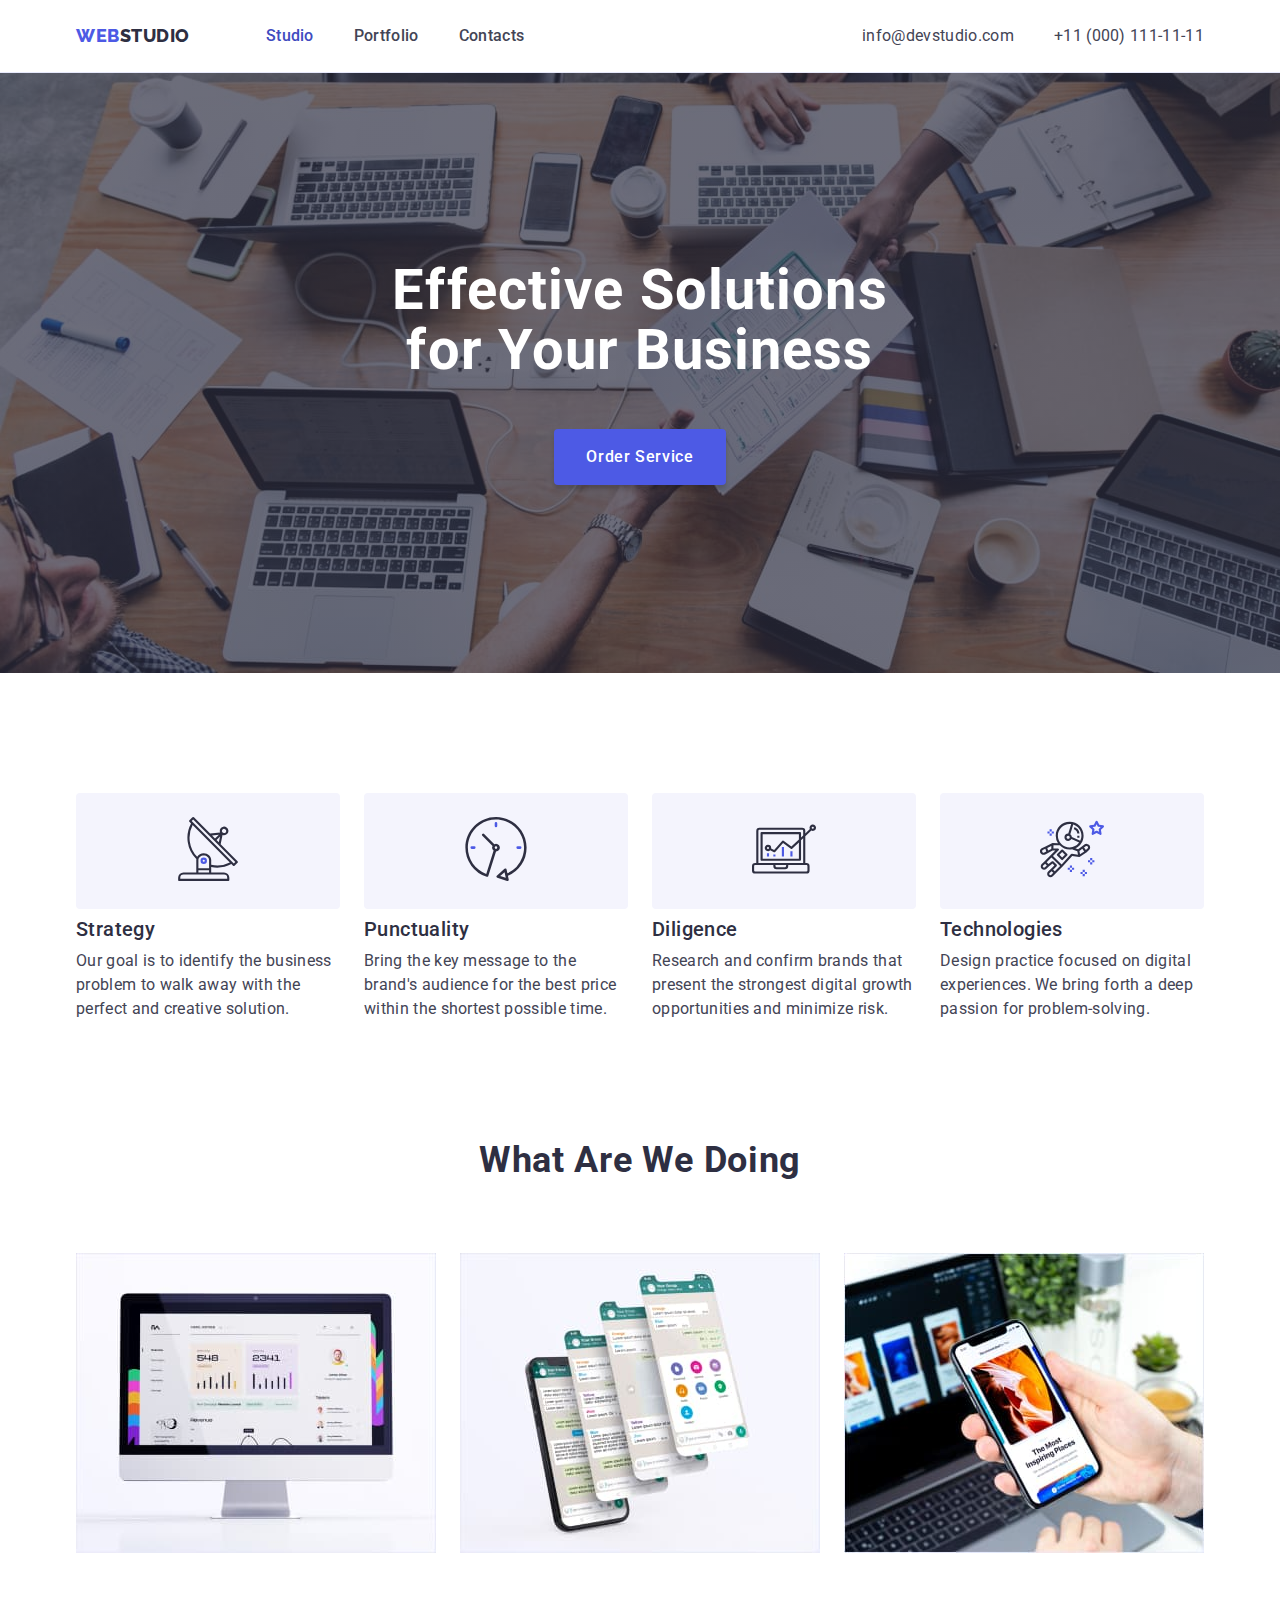
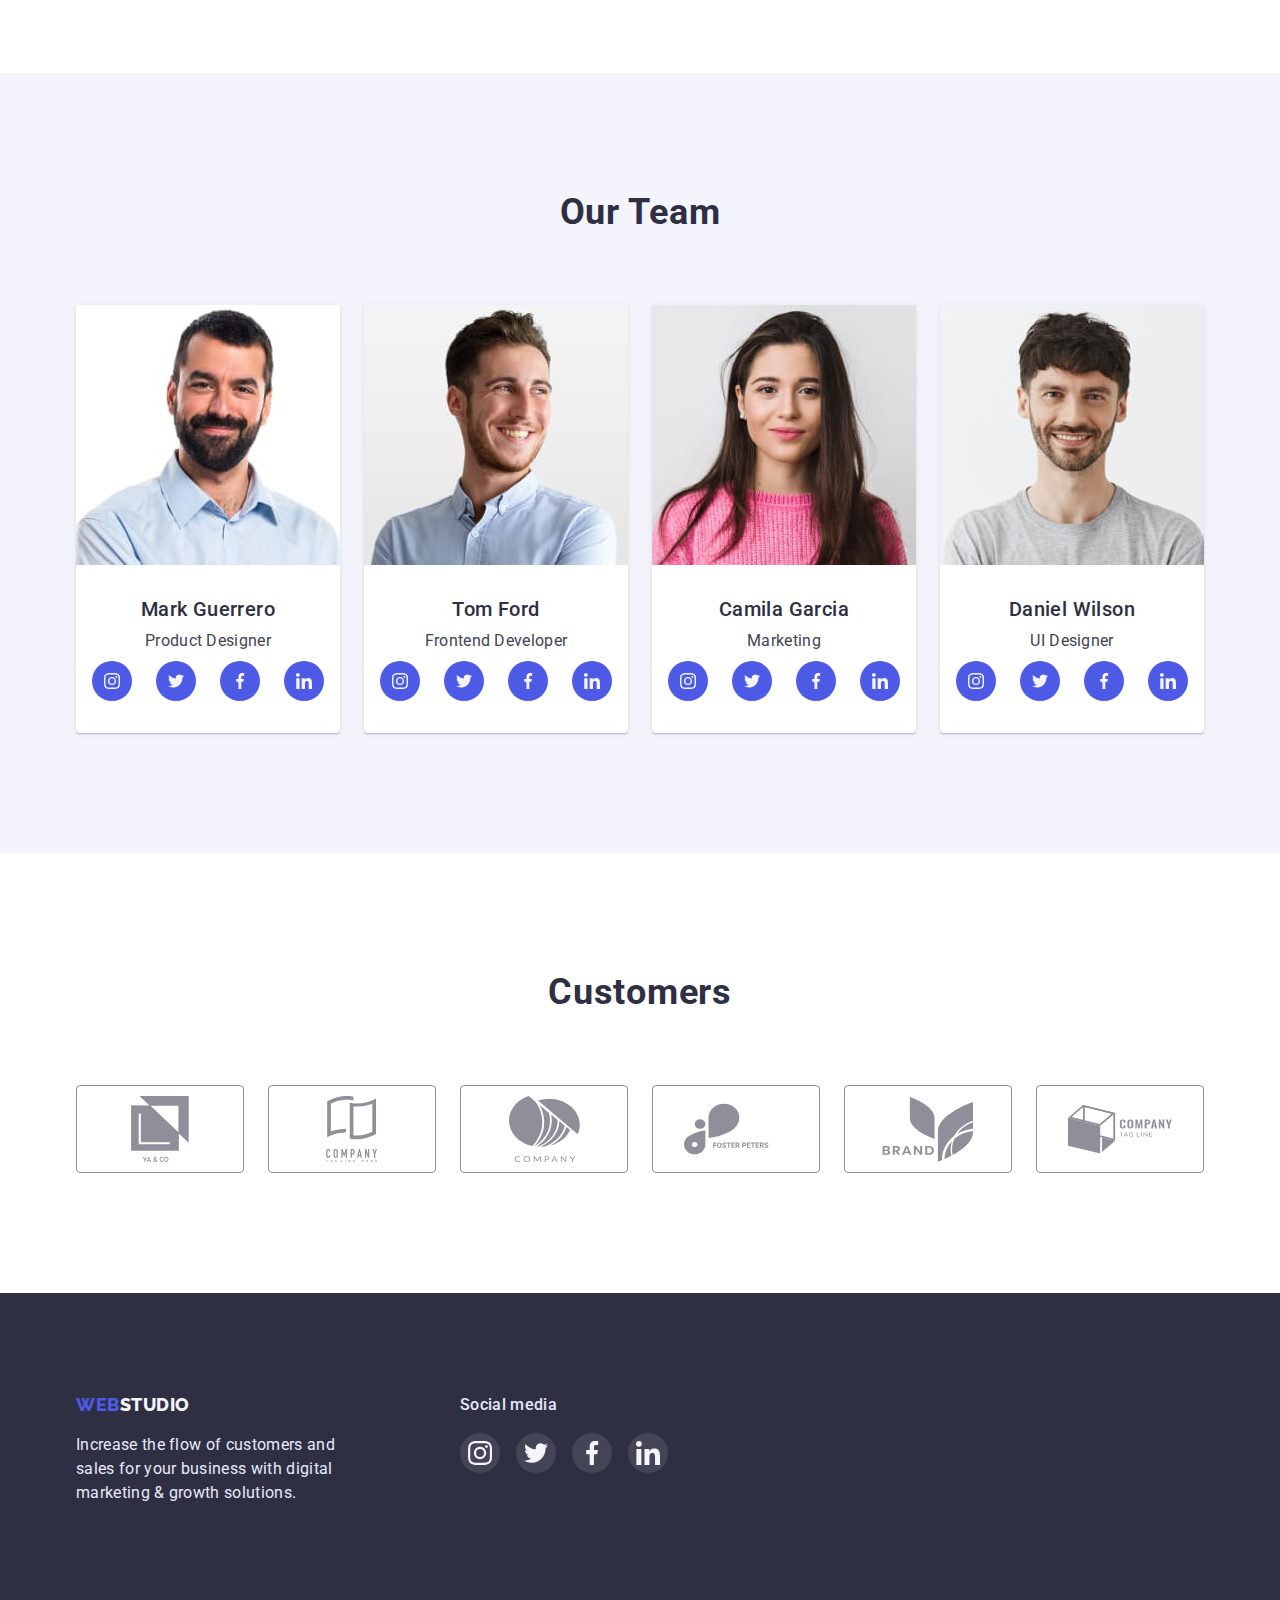
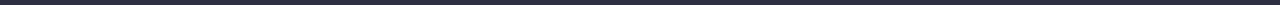
<file: index.html>
<!DOCTYPE html>
<html lang="en">
  <head>
    <meta charset="UTF-8" />
    <meta http-equiv="X-UA-Compatible" content="IE=edge" />
    <meta name="viewport" content="width=device-width, initial-scale=1.0" />
    <title>Studio</title>

    <!-- Fonts -->
    <link rel="preconnect" href="https://fonts.googleapis.com" />
    <link rel="preconnect" href="https://fonts.gstatic.com" crossorigin />
    <link
      href="https://fonts.googleapis.com/css2?family=Raleway:wght@800&family=Roboto:wght@400;500;700;900&display=swap"
      rel="stylesheet"
    />

    <!-- Modern Normalize -->
    <link
      rel="stylesheet"
      href="https://cdn.jsdelivr.net/npm/modern-normalize@1.1.0/modern-normalize.min.css"
    />

    <!-- Custome styles -->
    <link rel="stylesheet" href="./css/styles.css" />
  </head>
  <body>
    <!-- Header -->
    <header class="header">
      <div class="container container-header">
        <nav class="page-nav">
          <a class="logo link" href="index.html">Web<span class="logo-dark">Studio</span></a>
          <ul class="menu list">
            <li class="menu-item">
              <a class="menu-link link current" href="index.html">Studio</a>
            </li>
            <li class="menu-item">
              <a class="menu-link link" href="./portfolio.html">Portfolio</a>
            </li>
            <li class="menu-item">
              <a class="menu-link link" href="">Contacts</a>
            </li>
          </ul>
        </nav>
        <ul class="contact">
          <li class="contact-item">
            <a class="contact-item link" href="mailto:info@devstudio.com">info@devstudio.com</a>
          </li>
          <li class="contact-item">
            <a class="contact-item link" href="tel:+110001111111">+11 (000) 111-11-11</a>
          </li>
        </ul>
      </div>
    </header>
    <main>
      <!--HERO-->
      <section class="hero">
        <div class="container">
          <h1 class="hero-title">Effective Solutions for Your Business</h1>
          <button class="modal-btn" type="button">Order Service</button>
        </div>
      </section>

      <!-- Feature -->
      <section>
        <div class="container">
          <h2 class="title visually-hidden">we are your best choice</h2>
          <ul class="list-feature">
            <li class="title-list">
              <div class="icon-bg">
                <svg class="feature-icon" width="64" height="64">
                  <use href="./images/icons.svg#antenna"></use>
                </svg>
              </div>

              <h3 class="subtitle">Strategy</h3>
              <p class="desc">
                Our goal is to identify the business problem to walk away with the perfect and
                creative solution.
              </p>
            </li>
            <li class="title-list">
              <div class="icon-bg">
                <svg class="feature-icon" width="64" height="64">
                  <use href="./images/icons.svg#clock"></use>
                </svg>
              </div>
              <h3 class="subtitle">Punctuality</h3>
              <p class="desc">
                Bring the key message to the brand's audience for the best price within the shortest
                possible time.
              </p>
            </li>
            <li class="title-list">
              <div class="icon-bg">
                <svg class="feature-icon" width="64" height="64">
                  <use href="./images/icons.svg#diagram"></use>
                </svg>
              </div>
              <h3 class="subtitle">Diligence</h3>
              <p class="desc">
                Research and confirm brands that present the strongest digital growth opportunities
                and minimize risk.
              </p>
            </li>
            <li class="title-list">
              <div class="icon-bg">
                <svg class="feature-icon" width="64" height="64">
                  <use href="./images/icons.svg#astronaut"></use>
                </svg>
              </div>
              <h3 class="subtitle">Technologies</h3>
              <p class="desc">
                Design practice focused on digital experiences. We bring forth a deep passion for
                problem-solving.
              </p>
            </li>
          </ul>
        </div>
      </section>

      <!-- what are we doing -->
      <section class="work">
        <div class="container">
          <h2 class="title-work title">What are we doing</h2>
          <ul class="list-work">
            <li>
              <img src="./images/img_1.jpg" alt="computer" width="360" height="300" />
            </li>
            <li>
              <img src="./images/img_2.jpg" alt="applications" width="360" height="300" />
            </li>
            <li>
              <img src="./images/img_3.jpg" alt="phone" width="360" height="300" />
            </li>
          </ul>
        </div>
      </section>

      <!-- Team -->
      <section class="team">
        <div class="container">
          <h2 class="section-title title">Our Team</h2>
          <ul class="list-team">
            <li class="item-team">
              <img src="./images/team_1.jpg" alt="Mark Guerrero" width="264" height="260" />
              <div class="container-team-desc">
                <h3 class="subtitle subtitle-team">Mark Guerrero</h3>
                <p class="desc name-team">Product Designer</p>
                <ul class="socials list">
                  <li class="socials-item">
                    <a
                      class="socials-link"
                      href="index.html"
                      aria-label="Instagram"
                      target="_blank"
                      rel="noopener nooreferrer"
                    >
                      <svg class="socials-icon" width="16" height="16">
                        <use href="./images/icons.svg#instagram"></use>
                      </svg>
                    </a>
                  </li>
                  <li class="socials-item">
                    <a
                      class="socials-link"
                      href="index.html"
                      aria-label="twitter"
                      target="_blank"
                      rel="noopener nooreferrer"
                    >
                      <svg class="socials-icon" width="16" height="16">
                        <use href="./images/icons.svg#twitter"></use>
                      </svg>
                    </a>
                  </li>
                  <li class="socials-item">
                    <a
                      class="socials-link"
                      href="index.html"
                      aria-label="facebook"
                      target="_blank"
                      rel="noopener nooreferrer"
                    >
                      <svg class="socials-icon" width="16" height="16">
                        <use href="./images/icons.svg#facebook"></use>
                      </svg>
                    </a>
                  </li>
                  <li class="socials-item">
                    <a
                      class="socials-link"
                      href="index.html"
                      aria-label="linkedin"
                      target="_blank"
                      rel="noopener nooreferrer"
                    >
                      <svg class="socials-icon" width="16" height="16">
                        <use href="./images/icons.svg#linkedin"></use>
                      </svg>
                    </a>
                  </li>
                </ul>
              </div>
            </li>
            <li class="item-team">
              <img src="./images/team_2.jpg" alt="Tom Ford" width="264" height="260" />
              <div class="container-team-desc">
                <h3 class="subtitle subtitle-team">Tom Ford</h3>
                <p class="desc name-team">Frontend Developer</p>
                <ul class="socials list">
                  <li class="socials-item">
                    <a
                      class="socials-link"
                      href="index.html"
                      aria-label="Instagram"
                      target="_blank"
                      rel="noopener nooreferrer"
                    >
                      <svg class="socials-icon" width="16" height="16">
                        <use href="./images/icons.svg#instagram"></use>
                      </svg>
                    </a>
                  </li>
                  <li class="socials-item">
                    <a
                      class="socials-link"
                      href="index.html"
                      aria-label="twitter"
                      target="_blank"
                      rel="noopener nooreferrer"
                    >
                      <svg class="socials-icon" width="16" height="16">
                        <use href="./images/icons.svg#twitter"></use>
                      </svg>
                    </a>
                  </li>
                  <li class="socials-item">
                    <a
                      class="socials-link"
                      href="index.html"
                      aria-label="facebook"
                      target="_blank"
                      rel="noopener nooreferrer"
                    >
                      <svg class="socials-icon" width="16" height="16">
                        <use href="./images/icons.svg#facebook"></use>
                      </svg>
                    </a>
                  </li>
                  <li class="socials-item">
                    <a
                      class="socials-link"
                      href="index.html"
                      aria-label="linkedin"
                      target="_blank"
                      rel="noopener nooreferrer"
                    >
                      <svg class="socials-icon" width="16" height="16">
                        <use href="./images/icons.svg#linkedin"></use>
                      </svg>
                    </a>
                  </li>
                </ul>
              </div>
            </li>
            <li class="item-team">
              <img src="./images/team_3.jpg" alt="Camila Garcia" width="264" height="260" />
              <div class="container-team-desc">
                <h3 class="subtitle subtitle-team">Camila Garcia</h3>
                <p class="desc name-team">Marketing</p>
                <ul class="socials list">
                  <li class="socials-item">
                    <a
                      class="socials-link"
                      href="index.html"
                      aria-label="Instagram"
                      target="_blank"
                      rel="noopener nooreferrer"
                    >
                      <svg class="socials-icon" width="16" height="16">
                        <use href="./images/icons.svg#instagram"></use>
                      </svg>
                    </a>
                  </li>
                  <li class="socials-item">
                    <a
                      class="socials-link"
                      href="index.html"
                      aria-label="twitter"
                      target="_blank"
                      rel="noopener nooreferrer"
                    >
                      <svg class="socials-icon" width="16" height="16">
                        <use href="./images/icons.svg#twitter"></use>
                      </svg>
                    </a>
                  </li>
                  <li class="socials-item">
                    <a
                      class="socials-link"
                      href="index.html"
                      aria-label="facebook"
                      target="_blank"
                      rel="noopener nooreferrer"
                    >
                      <svg class="socials-icon" width="16" height="16">
                        <use href="./images/icons.svg#facebook"></use>
                      </svg>
                    </a>
                  </li>
                  <li class="socials-item">
                    <a
                      class="socials-link"
                      href="index.html"
                      aria-label="linkedin"
                      target="_blank"
                      rel="noopener nooreferrer"
                    >
                      <svg class="socials-icon" width="16" height="16">
                        <use href="./images/icons.svg#linkedin"></use>
                      </svg>
                    </a>
                  </li>
                </ul>
              </div>
            </li>
            <li class="item-team">
              <img src="./images/team_4.jpg" alt="Daniel Wilson" width="264" height="260" />
              <div class="container-team-desc">
                <h3 class="subtitle subtitle-team">Daniel Wilson</h3>
                <p class="desc name-team">UI Designer</p>
                <ul class="socials list">
                  <li class="socials-item">
                    <a
                      class="socials-link"
                      href="index.html"
                      aria-label="Instagram"
                      target="_blank"
                      rel="noopener nooreferrer"
                    >
                      <svg class="socials-icon" width="16" height="16">
                        <use href="./images/icons.svg#instagram"></use>
                      </svg>
                    </a>
                  </li>
                  <li class="socials-item">
                    <a
                      class="socials-link"
                      href="index.html"
                      aria-label="twitter"
                      target="_blank"
                      rel="noopener nooreferrer"
                    >
                      <svg class="socials-icon" width="16" height="16">
                        <use href="./images/icons.svg#twitter"></use>
                      </svg>
                    </a>
                  </li>
                  <li class="socials-item">
                    <a
                      class="socials-link"
                      href="index.html"
                      aria-label="facebook"
                      target="_blank"
                      rel="noopener nooreferrer"
                    >
                      <svg class="socials-icon" width="16" height="16">
                        <use href="./images/icons.svg#facebook"></use>
                      </svg>
                    </a>
                  </li>
                  <li class="socials-item">
                    <a
                      class="socials-link"
                      href="index.html"
                      aria-label="linkedin"
                      target="_blank"
                      rel="noopener nooreferrer"
                    >
                      <svg class="socials-icon" width="16" height="16">
                        <use href="./images/icons.svg#linkedin"></use>
                      </svg>
                    </a>
                  </li>
                </ul>
              </div>
            </li>
          </ul>
        </div>
      </section>
      <!-- Customers -->
      <section>
        <div class="container customers">
          <h2 class="section-title title">Customers</h2>
          <ul class="customers-list">
            <li class="customers-item">
              <a
                class="customers-link"
                href="index.html"
                aria-label="client"
                target="_blank"
                rel="noopener nooreferrer"
              >
                <svg class="customers-icon" width="104" height="66">
                  <use href="./images/icons.svg#client"></use>
                </svg>
              </a>
            </li>
            <li>
              <a
                class="customers-link"
                href="index.html"
                aria-label="client"
                target="_blank"
                rel="noopener nooreferrer"
              >
                <svg class="customers-icon" width="104" height="66">
                  <use href="./images/icons.svg#client-1"></use>
                </svg>
              </a>
            </li>
            <li>
              <a
                class="customers-link"
                href="index.html"
                aria-label="client"
                target="_blank"
                rel="noopener nooreferrer"
              >
                <svg class="customers-icon" width="104" height="66">
                  <use href="./images/icons.svg#client-2"></use>
                </svg>
              </a>
            </li>
            <li>
              <a
                class="customers-link"
                href="index.html"
                aria-label="client"
                target="_blank"
                rel="noopener nooreferrer"
              >
                <svg class="customers-icon" width="104" height="66">
                  <use href="./images/icons.svg#client-3"></use>
                </svg>
              </a>
            </li>
            <li>
              <a
                class="customers-link"
                href="index.html"
                aria-label="client"
                target="_blank"
                rel="noopener nooreferrer"
              >
                <svg class="customers-icon" width="104" height="66">
                  <use href="./images/icons.svg#client-4"></use>
                </svg>
              </a>
            </li>
            <li>
              <a
                class="customers-link"
                href="index.html"
                aria-label="client"
                target="_blank"
                rel="noopener nooreferrer"
              >
                <svg class="customers-icon" width="104" height="66">
                  <use href="./images/icons.svg#client-5"></use>
                </svg>
              </a>
            </li>
          </ul>
        </div>
      </section>
    </main>
    <!-- footer -->
    <footer class="footer">
      <div class="container-footer container">
        <div class="logo-footer">
          <a class="logo link" href="index.html">Web<span class="logo-light">Studio</span></a>
          <p class="footer-desc">
            Increase the flow of customers and sales for your business with digital marketing &
            growth solutions.
          </p>
        </div>
        <div class="social-media">
          <p class="footer-social-desc">Social media</p>
          <div class="">
            <ul class="footer-social">
              <li class="footer-socials-item">
                <a
                  class="footer-social-link"
                  href="index.html"
                  aria-label="Instagram"
                  target="_blank"
                  rel="noopener nooreferrer"
                >
                  <svg class="footer-socials-icon" width="24" height="24">
                    <use href="./images/icons.svg#instagram"></use>
                  </svg>
                </a>
              </li>
              <li class="footer-socials-item">
                <a
                  class="footer-social-link"
                  href="index.html"
                  aria-label="twitter"
                  target="_blank"
                  rel="noopener nooreferrer"
                >
                  <svg class="socials-icon" width="24" height="24">
                    <use href="./images/icons.svg#twitter"></use>
                  </svg>
                </a>
              </li>
              <li class="footer-socials-item">
                <a
                  class="footer-social-link"
                  href="index.html"
                  aria-label="facebook"
                  target="_blank"
                  rel="noopener nooreferrer"
                >
                  <svg class="socials-icon" width="24" height="24">
                    <use href="./images/icons.svg#facebook"></use>
                  </svg>
                </a>
              </li>
              <li class="footer-socials-item">
                <a
                  class="footer-social-link"
                  href="index.html"
                  aria-label="linkedin"
                  target="_blank"
                  rel="noopener nooreferrer"
                >
                  <svg class="socials-icon" width="24" height="24">
                    <use href="./images/icons.svg#linkedin"></use>
                  </svg>
                </a>
              </li>
            </ul>
          </div>
        </div>
      </div>
    </footer>
  </body>
</html>
</file>
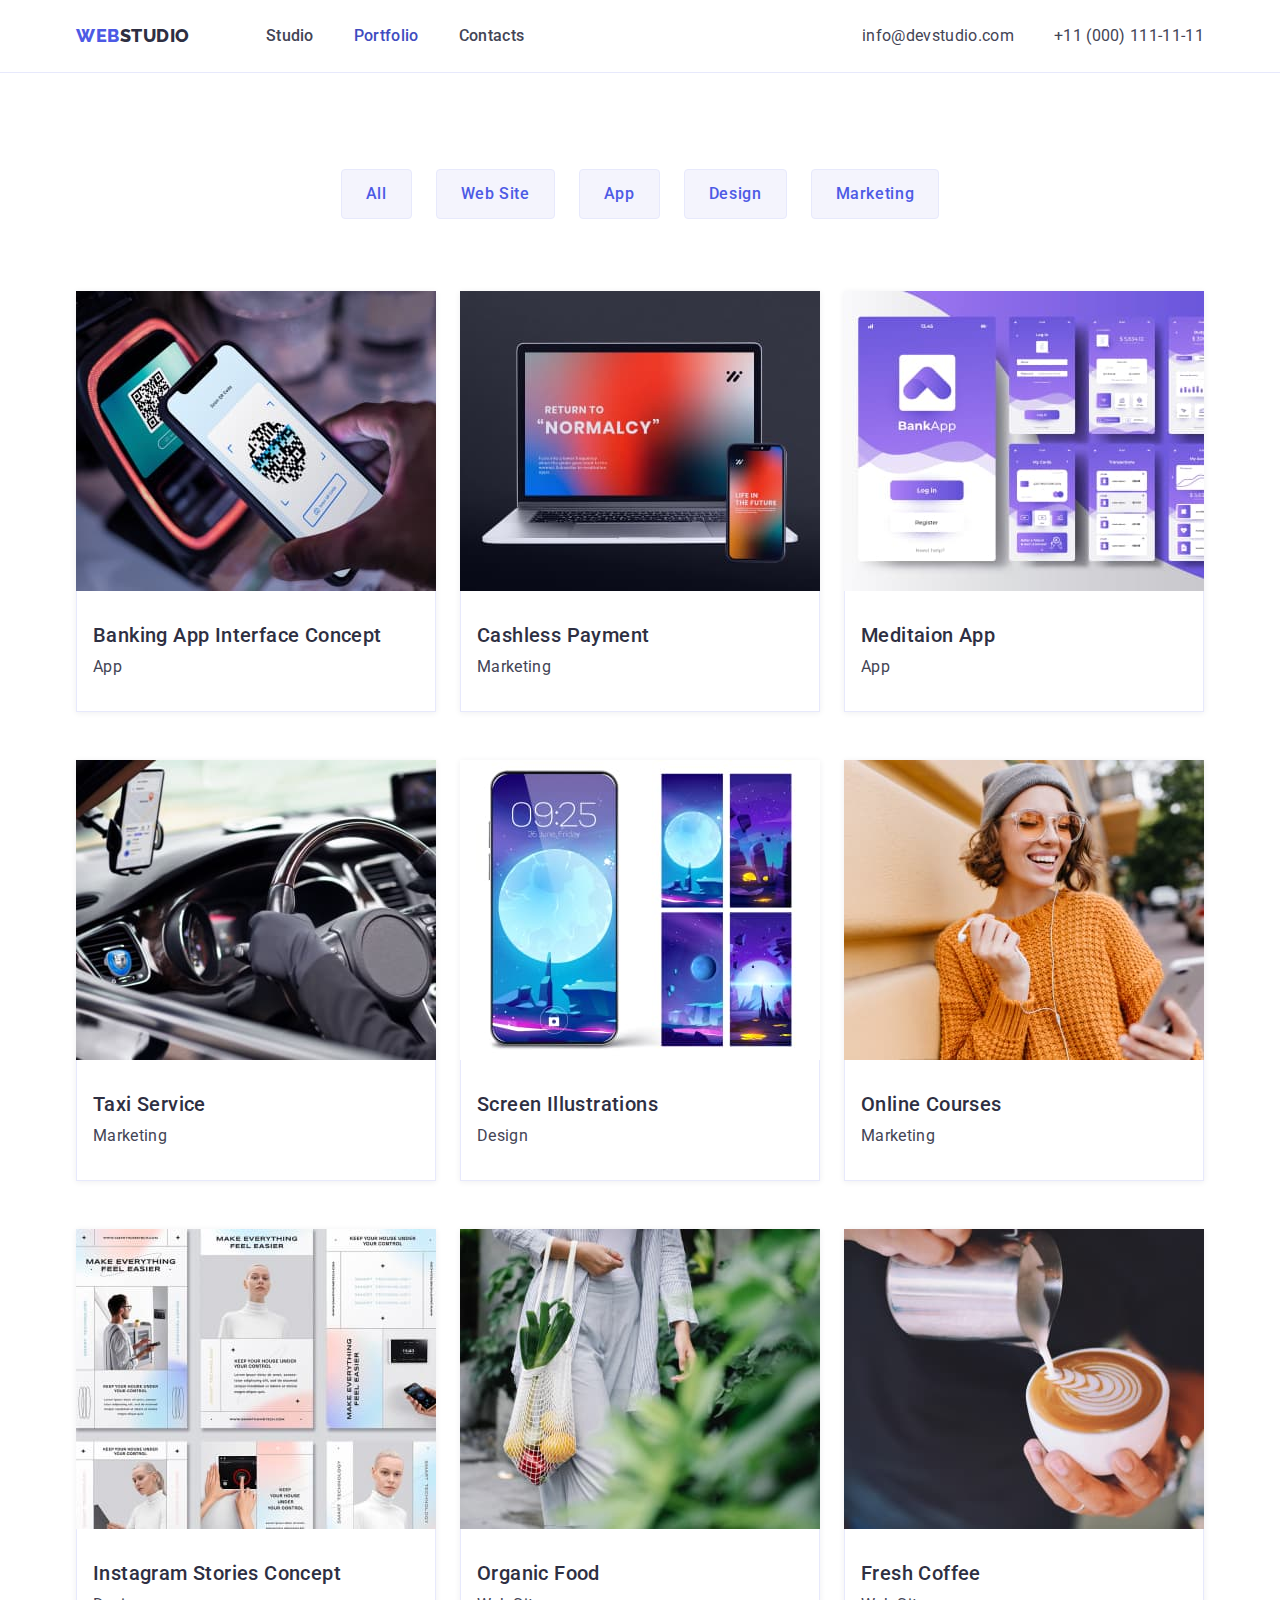
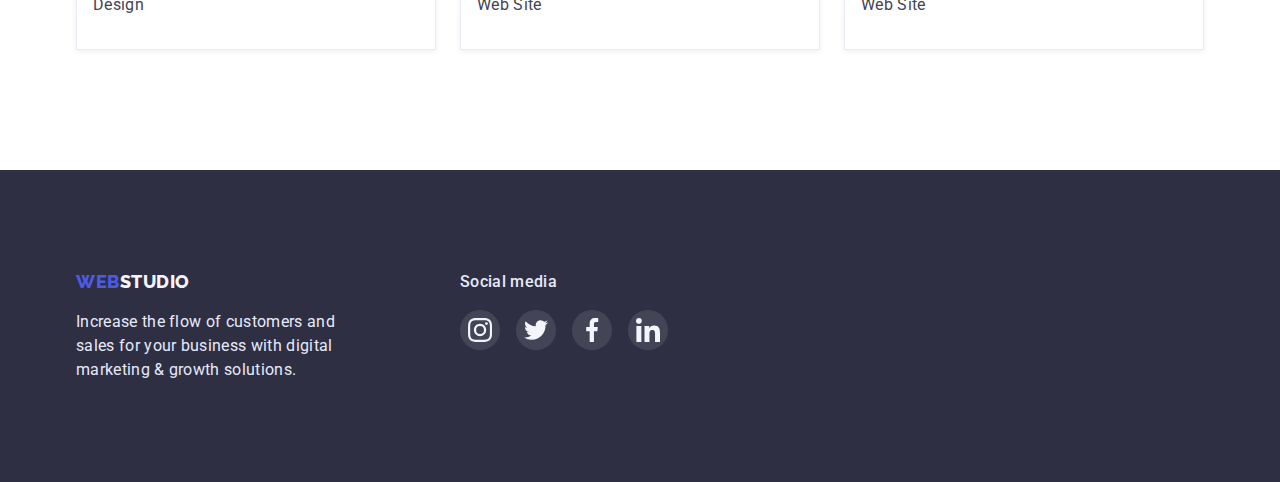
<file: portfolio.html>
<!DOCTYPE html>
<html lang="en">
  <head>
    <meta charset="UTF-8" />
    <meta http-equiv="X-UA-Compatible" content="IE=edge" />
    <meta name="viewport" content="width=device-width, initial-scale=1.0" />
    <title>Portfolio</title>

    <!-- Fonts -->
    <link href="https://fonts.googleapis.com" rel="preconnect" />
    <link href="https://fonts.gstatic.com" rel="preconnect" crossorigin />
    <link
      href="https://fonts.googleapis.com/css2?family=Raleway:wght@700&family=Roboto:wght@400;500;700;900&display=swap"
      rel="stylesheet"
    />

    <!-- Modern Normalize -->
    <link
      href="https://cdn.jsdelivr.net/npm/modern-normalize@1.1.0/modern-normalize.min.css"
      rel="stylesheet"
    />

    <!-- Custome styles -->
    <link href="./css/styles.css" rel="stylesheet" />
  </head>
  <body>
    <!-- Header -->
    <header class="header">
      <div class="container container-header">
        <nav class="page-nav">
          <a class="logo link" href="index.html">Web<span class="logo-dark">Studio</span></a>
          <ul class="menu list">
            <li class="menu-item">
              <a class="menu-link link" href="index.html">Studio</a>
            </li>
            <li class="menu-item">
              <a class="menu-link link current" href="./portfolio.html">Portfolio</a>
            </li>
            <li class="menu-item">
              <a class="menu-link link" href>Contacts</a>
            </li>
          </ul>
        </nav>
        <ul class="contact">
          <li class="contact-item">
            <a class="contact-item link" href="mailto:info@devstudio.com">info@devstudio.com</a>
          </li>
          <li class="contact-item">
            <a class="contact-item link" href="tel:+110001111111">+11 (000) 111-11-11</a>
          </li>
        </ul>
      </div>
    </header>
    <main>
      <!--Filter-->
      <section class="section-portfolio">
        <div class="container">
          <h2 class="visually-hidden">filter</h2>
          <ul class="list-filter">
            <li>
              <button class="nav-portfolio" type="button">All</button>
            </li>
            <li>
              <button class="nav-portfolio" type="button">Web Site</button>
            </li>
            <li>
              <button class="nav-portfolio" type="button">App</button>
            </li>
            <li>
              <button class="nav-portfolio" type="button">Design</button>
            </li>
            <li>
              <button class="nav-portfolio" type="button">Marketing</button>
            </li>
          </ul>

          <!--Portfolio-->

          <!-- <div class="container-portfolio container"> -->
          <h1 class="visually-hidden">Portfolio</h1>
          <ul class="list-portfolio">
            <li>
              <a class="link-portfolio" href="./portfolio.html">
                <img
                  src="./images/Banking.jpg"
                  alt="Banking App Interface Concept"
                  width="360"
                  height="300"
                />
                <div class="wrapper-portfolio">
                  <h2 class="subtitle-portfolio subtitle">Banking App Interface Concept</h2>
                  <p class="desc-portfolio desc">App</p>
                </div>
              </a>
            </li>
            <li>
              <a class="link-portfolio" href="./portfolio.html">
                <img src="./images/Cashless.jpg" alt="Cashless Payment" width="360" height="300" />
                <div class="wrapper-portfolio">
                  <h2 class="subtitle-portfolio subtitle">Cashless Payment</h2>
                  <p class="desc-portfolio desc">Marketing</p>
                </div>
              </a>
            </li>
            <li>
              <a class="link-portfolio" href="./portfolio.html">
                <img src="./images/Meditaion.jpg" alt="Meditaion App" width="360" height="300" />
                <div class="wrapper-portfolio">
                  <h2 class="subtitle-portfolio subtitle">Meditaion App</h2>
                  <p class="desc-portfolio desc">App</p>
                </div>
              </a>
            </li>
            <li>
              <a class="link-portfolio" href="./portfolio.html">
                <img src="./images/Taxi.jpg" alt="Taxi Service" width="360" height="300" />
                <div class="wrapper-portfolio">
                  <h2 class="subtitle-portfolio subtitle">Taxi Service</h2>
                  <p class="desc-portfolio desc">Marketing</p>
                </div>
              </a>
            </li>
            <li>
              <a class="link-portfolio" href="./portfolio.html">
                <img
                  src="./images/Screen.jpg"
                  alt="Screen Illustrations"
                  width="360"
                  height="300"
                />
                <div class="wrapper-portfolio">
                  <h2 class="subtitle-portfolio subtitle">Screen Illustrations</h2>
                  <p class="desc-portfolio desc">Design</p>
                </div>
              </a>
            </li>
            <li>
              <a class="link-portfolio" href="./portfolio.html">
                <img src="./images/Online.jpg" alt="Online Courses" width="360" height="300" />
                <div class="wrapper-portfolio">
                  <h2 class="subtitle-portfolio subtitle">Online Courses</h2>
                  <p class="desc-portfolio desc">Marketing</p>
                </div>
              </a>
            </li>
            <li>
              <a class="link-portfolio" href="./portfolio.html">
                <img
                  src="./images/Instagram.jpg"
                  alt="Instagram Stories Concept"
                  width="360"
                  height="300"
                />
                <div class="wrapper-portfolio">
                  <h2 class="subtitle-portfolio subtitle">Instagram Stories Concept</h2>
                  <p class="desc-portfolio desc">Design</p>
                </div>
              </a>
            </li>
            <li>
              <a class="link-portfolio" href="./portfolio.html">
                <img src="./images/Organic.jpg" alt="Organic Food" width="360" height="300" />
                <div class="wrapper-portfolio">
                  <h2 class="subtitle-portfolio subtitle">Organic Food</h2>
                  <p class="desc-portfolio desc">Web Site</p>
                </div>
              </a>
            </li>
            <li>
              <a class="link-portfolio" href="./portfolio.html">
                <img src="./images/Coffee.jpg" alt="Fresh Coffee" width="360" height="300" />
                <div class="wrapper-portfolio">
                  <h2 class="subtitle-portfolio subtitle">Fresh Coffee</h2>
                  <p class="desc-portfolio desc">Web Site</p>
                </div>
              </a>
            </li>
          </ul>
        </div>
      </section>
    </main>
    <!-- footer -->
    <footer class="footer">
      <div class="container-footer container">
        <div class="logo-footer">
          <a class="logo link" href="index.html">Web<span class="logo-light">Studio</span></a>
          <p class="footer-desc">
            Increase the flow of customers and sales for your business with digital marketing &
            growth solutions.
          </p>
        </div>
        <div class="social-media">
          <p class="footer-social-desc">Social media</p>
          <div class="">
            <ul class="footer-social">
              <li class="footer-socials-item">
                <a
                  class="footer-social-link"
                  href="index.html"
                  aria-label="Instagram"
                  target="_blank"
                  rel="noopener nooreferrer"
                >
                  <svg class="footer-socials-icon" width="24" height="24">
                    <use href="./images/icons.svg#instagram"></use>
                  </svg>
                </a>
              </li>
              <li class="footer-socials-item">
                <a
                  class="footer-social-link"
                  href="index.html"
                  aria-label="twitter"
                  target="_blank"
                  rel="noopener nooreferrer"
                >
                  <svg class="socials-icon" width="24" height="24">
                    <use href="./images/icons.svg#twitter"></use>
                  </svg>
                </a>
              </li>
              <li class="footer-socials-item">
                <a
                  class="footer-social-link"
                  href="index.html"
                  aria-label="facebook"
                  target="_blank"
                  rel="noopener nooreferrer"
                >
                  <svg class="socials-icon" width="24" height="24">
                    <use href="./images/icons.svg#facebook"></use>
                  </svg>
                </a>
              </li>
              <li class="footer-socials-item">
                <a
                  class="footer-social-link"
                  href="index.html"
                  aria-label="linkedin"
                  target="_blank"
                  rel="noopener nooreferrer"
                >
                  <svg class="socials-icon" width="24" height="24">
                    <use href="./images/icons.svg#linkedin"></use>
                  </svg>
                </a>
              </li>
            </ul>
          </div>
        </div>
      </div>
    </footer>
  </body>
</html>
</file>
<file: css/styles.css>
:root {
    --primary-text-color: #434455;
    --secondary-text-color: #E7E9FC;
    --title-text-color: #2E2F42;
    --primary-white-color: #ffffff;
    --secondary-bg-color: #F4F4FD;
    --accent-color: #404BBF;
    --secondary-accent-color: #4D5AE5;
    --logo-secondary-color: #F4F4FD;
    --link-bg-footer: #31D0AA;
    --primary-bg-customers: #8E8F99;
}

body {
    background-color: var(--primary-white-color);
    color: var(--primary-text-color);
    font-size: 16px;
    font-family: 'Roboto', sans-serif;
    letter-spacing: 0.02em;
}

/* reset start */

h1, h2, h3, h4, h5, h6, p {
    margin: 0;
}

img {
    display: block;
    max-width: 100%;
    height: auto;
}

button {
    display: block;
    border: none;
    border-radius: 4px;
    cursor: pointer;
}

ul, ol {
    margin: 0;
    padding: 0;
    list-style: none;
}

a {
    text-decoration: none;
}

section {
    padding: 120px 0;
}

.container {
    width: 1158px;
    margin: 0 auto;
    padding: 0 15px;
}

.link {
    text-decoration: none;
}
/* reset end */


.visually-hidden {
    position: absolute;
    overflow: hidden;
    clip: rect(0 0 0 0);
    width: 1px;
    height: 1px;
    margin: -1px;
    padding: 0;
    border: 0;
    white-space: nowrap;
    clip-path: inset(100%);
}


/**
  |============================
  | header
  |============================
*/
.header {
    border-bottom: 1px solid var(--secondary-text-color);
}

.container-header {
    display: flex;
    align-items: center;
}

.page-nav {
    display: flex;
    align-items: center;  
}


/**
  |============================
  | header-logo
  |============================
*/
.logo {
    margin-right: 76px;
    color: var(--secondary-accent-color);
    font-weight: 800;
    font-size: 18px;
    font-family: 'Raleway';
    line-height: 1.33;
    letter-spacing: 0.03em;
    text-transform: uppercase;
}

.logo-dark {
    color: var(--title-text-color);
}


/**
  |============================
  | header-nav
  |============================
*/
.menu {
    display: flex;
    gap: 40px;
}

.menu-link {
    padding-top: 24px;
    padding-bottom: 24px;
    color:inherit;
    font-weight: 500;
    font-size: 16px;
    line-height: 1.5;
    letter-spacing: 0.02em;
}

.menu-link:hover,
.menu-link:focus {
    color: var(--accent-color);
}

.menu-item .link.current {
    color: var(--accent-color);
}


/**
  |============================
  | mailto-tel
  |============================
*/
.contact {
    display: flex;
    gap: 40px;
    align-items: center; 
    margin-left: auto;  
}

.contact-item {
    padding-top: 24px;
    padding-bottom: 24px;
    color: var(--primary-text-color);
    font-size: 16px;
    line-height: 1.5;
    letter-spacing: 0.02em;
}

.contact-item:hover,
.contact-item:focus {
    color: var(--accent-color);
}


/**
  |============================
  | hero
  |============================
*/
.hero {
    max-width: 1440px;
    height: 600px;
    margin: 0 auto;
    padding: 188px 0;
    background-color: var(--title-text-color);
    background-image: linear-gradient(rgba(46, 47, 66, 0.7), rgba(46, 47, 66, 0.7)), url(../images/people-office.jpg);
    background-repeat: no-repeat;
    text-align: center;
}

.hero-title {
    width: 496px;
    margin-right: auto;
    margin-bottom: 48px;
    margin-left: auto;
    color: var(--primary-white-color);
    font-weight: 700;
    font-size: 56px;
    line-height: 1.07;
    letter-spacing: 0.02em;
    text-align: center;
}

.modal-btn {
    align-items: center;
    min-width: 169px;
    margin-right: auto;
    margin-left: auto;
    padding: 16px 32px;
    background-color: var(--secondary-accent-color);
    color: var(--primary-white-color);
    box-shadow: 0px 4px 4px rgba(0, 0, 0, 0.15);
    font-weight: 500;
    font-size: 16px;
    line-height: 1.5;
    letter-spacing: 0.04em;
}

.modal-btn:hover,
.modal-btn:focus {
    background: var(--accent-color);
}


/**
  |============================
  | main
  |============================
*/
.title {
    color: var(--title-text-color);
    font-weight: 700;
    font-size: 36px;
    line-height: 1.11;
    letter-spacing: 0.02em;
    text-align: center;
    text-transform: capitalize;
} 

.subtitle {
    margin-bottom: 8px;
    color: var(--title-text-color);
    font-weight: 500;
    font-size: 20px;
    line-height: 1.2;
    letter-spacing: 0.02em;
}

.desc {
    color: var(--primary-text-color);
    font-size: 16px;
    line-height: 1.5;
    letter-spacing: 0.02em;
}


/**
  |============================
  | feature
  |============================
*/
.list-feature {
   display: flex;
   gap: 24px;  
}

.icon-bg {
    max-width: 264px;
    margin-bottom: 8px;
    padding: 24px 100px;
    border-radius: 4px;
    background-color: var(--logo-secondary-color);
}


/**
  |============================
  | what are we doing
  |============================
*/
.work {
    padding-top: 0;
}

.title-work {
    margin-bottom: 72px;
}

.list-work {
    display: flex;
    flex-wrap: wrap;
    gap: 24px;
    justify-content: center;
}



/**
  |============================
  | team
  |============================
*/
.team {
    background-color: var(--secondary-bg-color);
} 

.section-title {
    margin-bottom: 72px;
}

.subtitle-team {
    margin-bottom: 8px;
}

.list-team {
    display: flex;
    gap: 24px;
    justify-content: center;
}

.item-team {
    border-radius: 0px 0px 4px 4px;
    background-color: var(--primary-white-color);
    box-shadow: 0px 1px 6px rgba(46, 47, 66, 0.08), 0px 1px 1px rgba(46, 47, 66, 0.16), 0px 2px 1px rgba(46, 47, 66, 0.08);
    text-align: center;
}

.container-team-desc {
    padding: 32px 16px;
}

.name-team {
    margin-bottom: 8px;
}

.socials {
    display: flex;
    gap: 24px;
    justify-content: center;
}

.socials-link {
    display: flex;
    justify-content: center;
    align-items: center;
    width: 40px;
    height: 40px;
    border-radius: 50%;
    background-color: var(--secondary-accent-color);
    color: var(--logo-secondary-color);
}

.socials-link:hover,
.socials-link:focus {
background-color: var(--accent-color);
}

.socials-icon {
    fill: var(--logo-secondary-color);
}


/**
  |============================
  | portfolio-filter
  |============================
*/
.section-portfolio {
    padding-top: 96px;
}

.list-filter {
    display: flex;
    flex-direction: row;
    gap: 24px;
    justify-content: center;
    align-items: center;
    margin-bottom: 72px;
}

.nav-portfolio {
    padding: 12px 24px;
    border: 1px solid var(--secondary-text-color);
    border-radius: 4px;
    background-color: var(--secondary-bg-color);
    color: var(--secondary-accent-color);
    font-weight: 500;
    font-size: 16px;
    font-family: inherit;
    line-height: 1.5;
    letter-spacing: 0.04em;
    text-align: center;
    cursor: pointer;
}

.nav-portfolio:hover,
.nav-portfolio:focus {
    background-color: var(--accent-color);
    color: var(--primary-white-color);
    box-shadow: 0px 3px 1px rgba(0, 0, 0, 0.1), 0px 2px 1px rgba(0, 0, 0, 0.08), 0px 2px 2px rgba(0, 0, 0, 0.12);
}


/**
  |============================
  | list portfolio
  |============================
*/
.list-portfolio {
    display: flex;
    flex-wrap: wrap;
    row-gap: 48px;
    justify-content: center;
    align-items: center;
    column-gap: 24px;
}

.link-portfolio {
    display: block;
    box-shadow: 0px 1px 6px rgba(46, 47, 66, 0.08);
}

.link-portfolio:hover,
.link-portfolio:focus {
    box-shadow: 0px 1px 6px rgba(46, 47, 66, 0.08), 0px 1px 1px rgba(46, 47, 66, 0.16), 0px 2px 1px rgba(46, 47, 66, 0.08);
}

.wrapper-portfolio {
    padding: 32px 16px;
    border: 1px solid var(--secondary-text-color);
    border-top: none;
}


/**
  |============================
  | customers
  |============================
*/
/* .customers-section {
    padding-top: 0;
} */

/* .customers {
    display: flex;
    flex-direction: column;
    gap: 72px;
    align-items: center;
    padding-top: 130px;
} */

.customers-list {
    display: flex;
    flex-direction: row;
    gap: 24px;
}

.customers-link {
    display: flex;
    justify-content: center;
    align-items: center;
    width: 168px;
    height: 88px;
    border: 1px solid currentColor;
    border-radius: 4px;
    color: var(--primary-bg-customers);
}

.customers-icon {
    fill: currentColor;
}

.customers-link:hover,
.customers-link:focus {
    color: var(--accent-color);
}


/**
  |============================
  | footer
  |============================
*/
.footer {
    padding: 100px 0;
    background-color: var(--title-text-color);
}

.container-footer {
    display: flex;
}

 .social-media {
    margin-left: 120px;
}

.footer-social-link {
    display: flex;
    justify-content: center;
    align-items: center;
    width: 40px;
    height: 40px;
    border-radius: 50%;
    background-color: rgba(255, 255, 255, 0.1);
    fill: var(--logo-secondary-color);
}

.footer-social {
    display: flex;
    flex-direction: row;
    gap: 16px;
}

.footer-social-link:hover,
.footer-social-link:focus {
background-color: var(--link-bg-footer);
}

.logo-light {
    color: var(--logo-secondary-color);
}

.footer-desc {
    max-width: 264px;
    margin-top: 16px;
    /* min-height: 110px; */
    color: var(--secondary-text-color);
    font-weight: 400;
    font-size: 16px;
    line-height: 1.5;
    letter-spacing: 0.02em;
}

.footer-social-desc {
    margin-bottom: 16px;
    color: var(--secondary-text-color);
    font-weight: 500;
    font-size: 16px;
    line-height: 1.5;
    letter-spacing: 0.02em;
}
</file>
